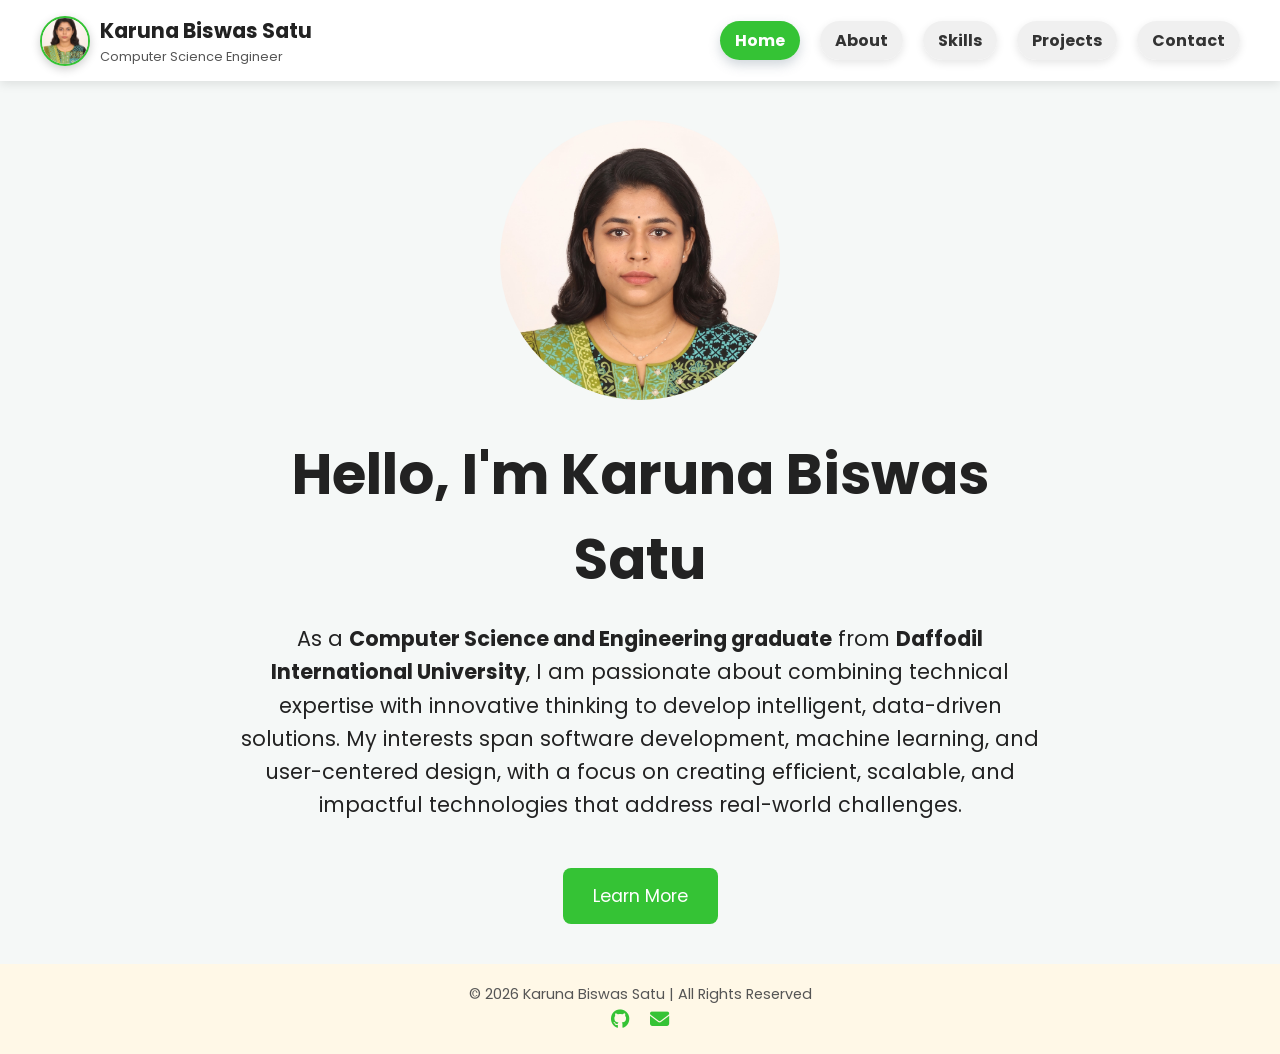
<file: index.html>
<!DOCTYPE html>
<html lang="en">
<head>
  <meta charset="UTF-8" />
  <meta name="viewport" content="width=device-width, initial-scale=1.0" />
  <meta name="description" content="Portfolio of Fardin Likhon — Computer Science Engineer skilled in web development, AI, and software projects." />
  <title>Karuna Biswas Satu — Portfolio</title>
  
  <link rel="stylesheet" href="https://cdnjs.cloudflare.com/ajax/libs/font-awesome/6.5.1/css/all.min.css" />
  
  <link rel="stylesheet" href="style.css" />

  <style>
    /* Ensure the body resets margins and handles layout properly */
    body {
      margin: 0;
      padding: 0;
      box-sizing: border-box;
    }

    /* Target the hero section safely below the fixed nav */
    .hero-container {
      min-height: calc(100vh - 80px);
      display: flex;
      flex-direction: column;
      justify-content: center;
      align-items: center;
      padding: 40px 20px;
      margin-top: 80px; /* Safe space for fixed navbar */
      box-sizing: border-box;
    }

    .hero-image-wrapper {
      margin-bottom: 25px;
      flex-shrink: 0;
    }

    .hero-profile-img {
      width: 280px;
      height: 280px;
      object-fit: cover;
      object-position: top;
      border-radius: 50%;
    }

    .hero-text-content {
      text-align: center;
      width: 100%;
      max-width: 800px;
    }

    .hero-text-content h1 {
      font-size: 3.5rem;
      margin-bottom: 20px;
    }

    .hero-text-content p {
      font-size: 1.3rem;
      line-height: 1.6;
      margin: 20px auto 30px auto;
    }

    .hero-btn {
      padding: 15px 30px;
      font-size: 1.1rem;
      display: inline-block;
      text-decoration: none;
    }

    /* Mobile Responsive Optimizations */
    @media (max-width: 768px) {
      .hero-container {
        margin-top: 70px; /* Adjusted spacing for smaller mobile headers */
        justify-content: flex-start; /* Stops phone viewport from crushing contents up */
        padding-top: 30px;
      }

      .hero-profile-img {
        width: 220px;  /* Scales down photo on mobile screens */
        height: 220px;
        max-width: 65vw;
        max-height: 65vw;
      }

      .hero-text-content h1 {
        font-size: 2.2rem; /* Avoids oversized text pushing image out of view */
      }

      .hero-text-content p {
        font-size: 1.1rem;
        line-height: 1.5;
      }
      
      /* Forces your name onto its own clean block on tiny screens */
      .hero-text-content h1 span {
        display: block; 
        margin-top: 5px;
      }
    }
  </style>
</head>
<body>

  <nav>
    <div class="nav-container">
      <div class="logo-container">
        <img src="Karuna Port.jpeg" alt="Fardin Likhon" class="logo-img">
        <div class="logo-text">
          <h1>Karuna Biswas Satu</h1>
          <p>Computer Science Engineer</p>
        </div>
      </div>
      
      <div class="hamburger"><i class="fa fa-bars"></i></div>
      
      <ul class="nav-links">
        <li><a href="index.html" class="active"><b>Home</b></a></li>
        <li><a href="about.html"><b>About</b></a></li>
        <li><a href="skill.html"><b>Skills</b></a></li>
        <li><a href="project.html"><b>Projects</b></a></li>
        <li><a href="contact.html"><b>Contact</b></a></li>
      </ul>
    </div>
  </nav>

  <section class="hero-container">
    <div class="hero-image-wrapper">
      <img src="Karuna Port.jpeg" alt="Fardin Likhon" class="hero-profile-img">
    </div>

    <div class="hero-text-content">
      <h1>Hello, I'm <span>Karuna Biswas Satu</span></h1>
      <p>
        As a <b>Computer Science and Engineering graduate</b> from <b>Daffodil International University</b>, I am passionate about combining technical expertise with innovative thinking to develop intelligent, data-driven solutions. My interests span software development, machine learning, and user-centered design, with a focus on creating efficient, scalable, and impactful technologies that address real-world challenges.
      </p>
      <a href="about.html" class="btn hero-btn">Learn More</a>
    </div>
  </section>

  <footer>
    <p>© 2026 Karuna Biswas Satu | All Rights Reserved</p>
    <div class="socials">
      <a href="https://github.com/Karuna-satu" aria-label="GitHub"><i class="fab fa-github"></i></a>
      
      <a href="mailto:satu22205101542@diu.edu.bd" aria-label="Email"><i class="fa fa-envelope"></i></a>
    </div>
  </footer>

  <script>
    const hamburger = document.querySelector('.hamburger');
    const navLinks = document.querySelector('.nav-links');
    hamburger.addEventListener('click', () => navLinks.classList.toggle('open'));
  </script>
</body>
</html>
</file>
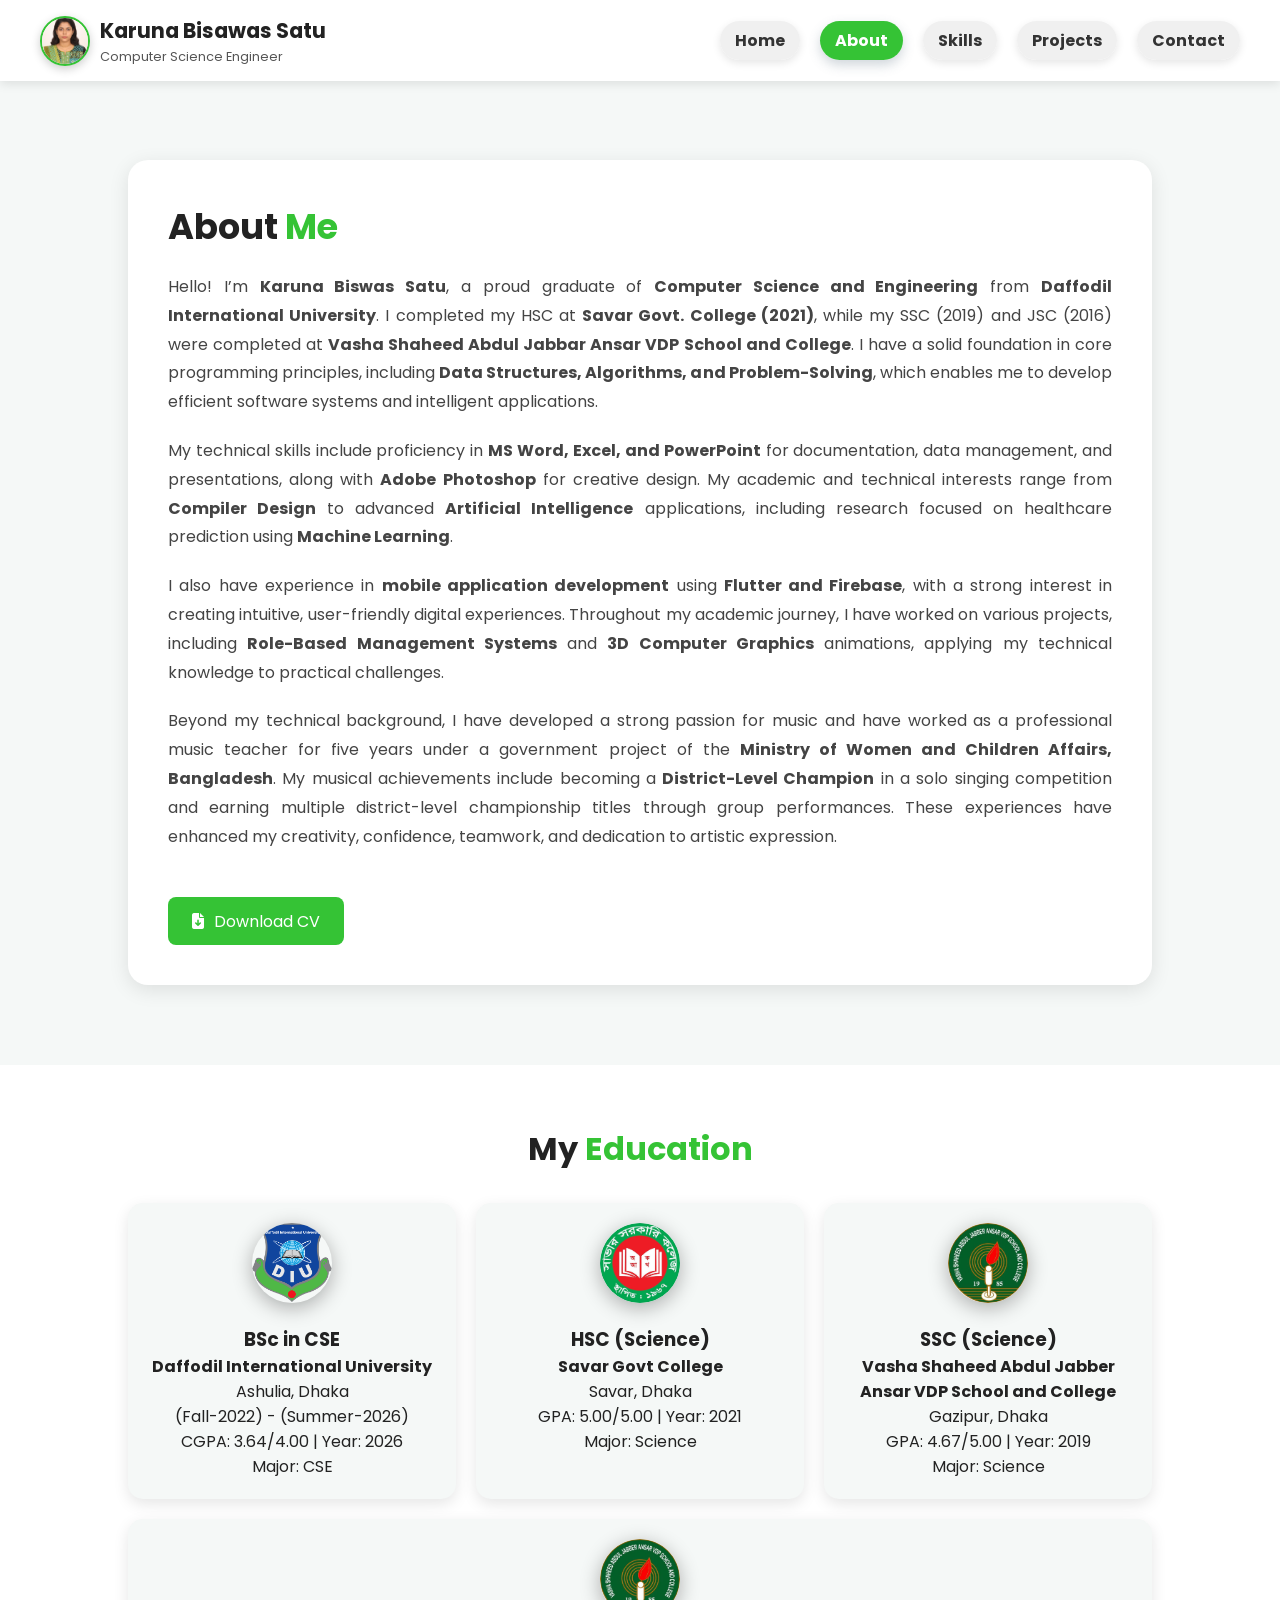
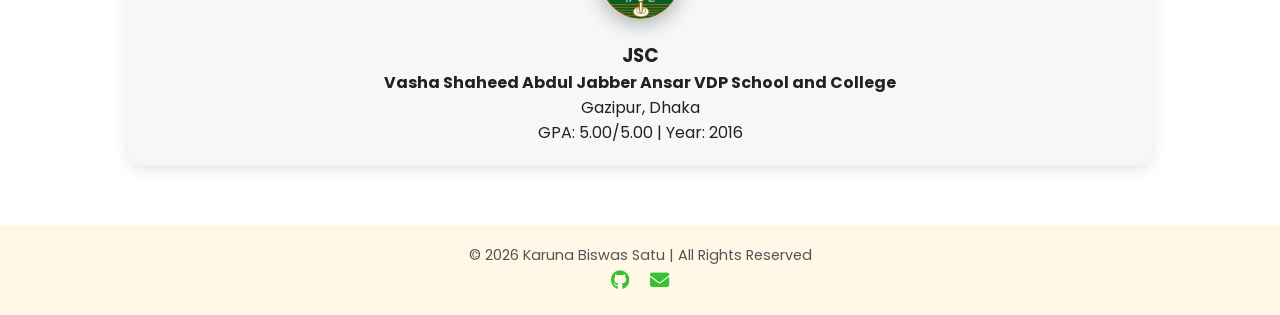
<file: about.html>
<!DOCTYPE html>
<html lang="en">
<head>
  <meta charset="UTF-8" />
  <meta name="viewport" content="width=device-width, initial-scale=1.0" />
  <title>About Me | Karuna Biswas Satu</title>
  <link rel="stylesheet" href="style.css" />
  <link rel="stylesheet" href="https://cdnjs.cloudflare.com/ajax/libs/font-awesome/6.5.1/css/all.min.css" />
</head>
<body>
  <nav>
    <div class="nav-container">
      <div class="logo-container">
        <img src="Karuna Port.jpeg" alt="Karuna" class="logo-img">
        <div class="logo-text">
          <h1>Karuna Bisawas Satu</h1>
          <p>Computer Science Engineer</p>
        </div>
      </div>

      <div class="hamburger"><i class="fa fa-bars"></i></div>

      <ul class="nav-links">
        <li><a href="index.html"><b>Home</b></a></li>
        <li><a href="about.html" class="active"><b>About</b></a></li>
        <li><a href="skill.html"><b>Skills</b></a></li>
        <li><a href="project.html"><b>Projects</b></a></li>
        <li><a href="contact.html"><b>Contact</b></a></li>
      </ul>
    </div>
  </nav>

  <section class="about-section">
    <div class="about-container">
      <div class="about-text" style="text-align: justify;">
        <h2>About <span>Me</span></h2>
       <p>
Hello! I’m <b>Karuna Biswas Satu</b>, a proud graduate of <b>Computer Science and Engineering</b> from <b>Daffodil International University</b>. I completed my HSC at <b>Savar Govt. College (2021)</b>, while my SSC (2019) and JSC (2016) were completed at <b>Vasha Shaheed Abdul Jabbar Ansar VDP School and College</b>. I have a solid foundation in core programming principles, including <b>Data Structures, Algorithms, and Problem-Solving</b>, which enables me to develop efficient software systems and intelligent applications.
</p>

<p>
My technical skills include proficiency in <b>MS Word, Excel, and PowerPoint</b> for documentation, data management, and presentations, along with <b>Adobe Photoshop</b> for creative design. My academic and technical interests range from <b>Compiler Design</b> to advanced <b>Artificial Intelligence</b> applications, including research focused on healthcare prediction using <b>Machine Learning</b>.
</p>

<p>
I also have experience in <b>mobile application development</b> using <b>Flutter and Firebase</b>, with a strong interest in creating intuitive, user-friendly digital experiences. Throughout my academic journey, I have worked on various projects, including <b>Role-Based Management Systems</b> and <b>3D Computer Graphics</b> animations, applying my technical knowledge to practical challenges.
</p>

<p>
Beyond my technical background, I have developed a strong passion for music and have worked as a professional music teacher for five years under a government project of the <b>Ministry of Women and Children Affairs, Bangladesh</b>. My musical achievements include becoming a <b>District-Level Champion</b> in a solo singing competition and earning multiple district-level championship titles through group performances. These experiences have enhanced my creativity, confidence, teamwork, and dedication to artistic expression.
</p>
        
        <div style="margin-top: 30px;">
          <a href="Karuna_Biswas_Satu_Resume.pdf" download class="btn" style="display: inline-flex; align-items: center; gap: 10px; text-decoration: none;">
            <i class="fas fa-file-download"></i> Download CV
          </a>
        </div>
      </div>

      
    </div>
  </section>

  <section class="projects-section" style="background: #fff;">
    <div class="projects-container">
      <h2>My <span>Education</span></h2>
      <div class="projects-grid">
        
        <div class="project-card">
          <div class="about-img" style="margin-bottom: 15px; border: none; box-shadow: none;">
            <img src="Daffodil_International_University_Monogram.svg.png" alt="DIU Logo" style="width: 80px; height: 80px; margin: 0 auto; object-fit: contain;">
          </div>
          <h3>BSc in CSE</h3>
          <p><b>Daffodil International University</b></p>
          <p>Ashulia, Dhaka</p>
          <p>(Fall-2022) - (Summer-2026)</p>
          <p>CGPA: 3.64/4.00 | Year: 2026</p>
          <p>Major: CSE</p>
        </div>

        <div class="project-card">
          <div class="about-img" style="margin-bottom: 15px; border: none; box-shadow: none;">
            <img src="SGC.jpg" alt="Savar Govt College" style="width: 80px; height: 80px; margin: 0 auto; object-fit: contain;">
          </div>
          <h3>HSC (Science)</h3>
          <p><b>Savar Govt College</b></p>
          <p>Savar, Dhaka</p>
          <p>GPA: 5.00/5.00 | Year: 2021</p>
          <p>Major: Science</p>
        </div>

        <div class="project-card">
          <div class="about-img" style="margin-bottom: 15px; border: none; box-shadow: none;">
            <img src="Avpd.jpg" alt="Vasha Shaheed Abdul Jabber Ansar VDP School and College
 Logo" style="width: 80px; height: 80px; margin: 0 auto; object-fit: contain;">
          </div>
          <h3>SSC (Science)</h3>
          <p><b>Vasha Shaheed Abdul Jabber Ansar VDP School and College
</b></p>
          <p>Gazipur, Dhaka</p>
          <p>GPA: 4.67/5.00 | Year: 2019</p>
          <p>Major: Science</p>
        </div>

        <div class="project-card">
          <div class="about-img" style="margin-bottom: 15px; border: none; box-shadow: none;">
            <img src="Avpd.jpg" alt="Vasha Shaheed Abdul Jabber Ansar VDP School and College
Logo" style="width: 80px; height: 80px; margin: 0 auto; object-fit: contain;">
          </div>
          <h3>JSC</h3>
          <p><b>Vasha Shaheed Abdul Jabber Ansar VDP School and College
</b></p>
          <p>Gazipur, Dhaka</p>
          <p>GPA: 5.00/5.00  | Year: 2016</p>
        </div>

      </div>
    </div>
  </section>

  <footer>
    <p>© 2026 Karuna Biswas Satu | All Rights Reserved</p>
    <div class="socials">
      <a href="https://github.com/Karuna-satu" aria-label="GitHub"><i class="fab fa-github"></i></a>
      
      <a href="mailto:satu22205101542@diu.edu.bd" aria-label="Email"><i class="fa fa-envelope"></i></a>
    </div>
  </footer>

  <script>
    const hamburger = document.querySelector('.hamburger');
    const navLinks = document.querySelector('.nav-links');
    hamburger.addEventListener('click', () => navLinks.classList.toggle('open'));
  </script>
</body>
</html>
</file>
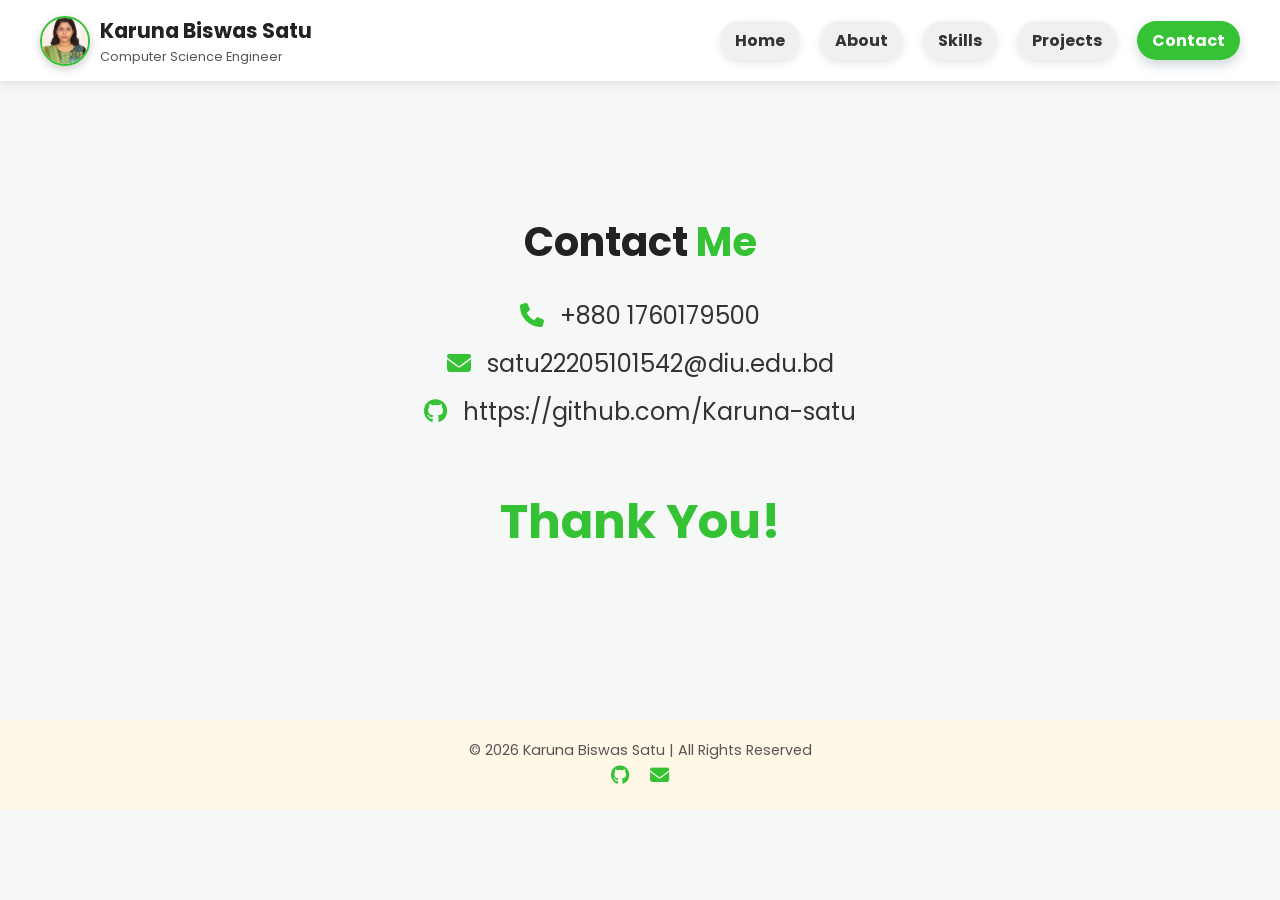
<file: contact.html>
<!DOCTYPE html>
<html lang="en">
<head>
  <meta charset="UTF-8" />
  <meta name="viewport" content="width=device-width, initial-scale=1.0" />
  <meta name="description" content="Portfolio of Fardin Likhon — Computer Science Engineer skilled in web development, AI, and software projects." />
  <title>Contact | Fardin Likhon</title>
  <link rel="stylesheet" href="https://cdnjs.cloudflare.com/ajax/libs/font-awesome/6.5.1/css/all.min.css" />
  <link rel="stylesheet" href="style.css" />
</head>
<body>
  <nav>
    <div class="nav-container">
      <div class="logo-container">
        <img src="Karuna Port.jpeg" alt="Karuna Biswas Satu" class="logo-img">
        <div class="logo-text">
          <h1>Karuna Biswas Satu</h1>
          <p>Computer Science Engineer</p>
        </div>
      </div>

      <div class="hamburger"><i class="fa fa-bars"></i></div>
      
      <ul class="nav-links">
        <li><a href="index.html"><b>Home</b></a></li>
        <li><a href="about.html"><b>About</b></a></li>
        <li><a href="skill.html"><b>Skills</b></a></li>
        <li><a href="project.html"><b>Projects</b></a></li>
        <li><a href="contact.html" class="active"><b>Contact</b></a></li>
      </ul>
    </div>
  </nav>

  <section class="contact-section">
    <h1>Contact <span>Me</span></h1>
    <div class="contact-info">
      <p><i class="fa fa-phone"></i> +880 1760179500</p>
        
      <p><i class="fa fa-envelope"></i> satu22205101542@diu.edu.bd</p>
      <p><i class="fab fa-github"></i> https://github.com/Karuna-satu</p>
    </div>
    <div class="thank-you">Thank You!</div>
  </section>

  <footer>
    <p>© 2026 Karuna Biswas Satu | All Rights Reserved</p>
    <div class="socials">
      <a href="https://github.com/Karuna-satu" aria-label="GitHub"><i class="fab fa-github"></i></a>
      
      <a href="mailto:satu22205101542@diu.edu.bd" aria-label="Email"><i class="fa fa-envelope"></i></a>
    </div>
  </footer>

  <script>
    const hamburger = document.querySelector('.hamburger');
    const navLinks = document.querySelector('.nav-links');
    hamburger.addEventListener('click', () => navLinks.classList.toggle('open'));
  </script>
</body>
</html>
</file>
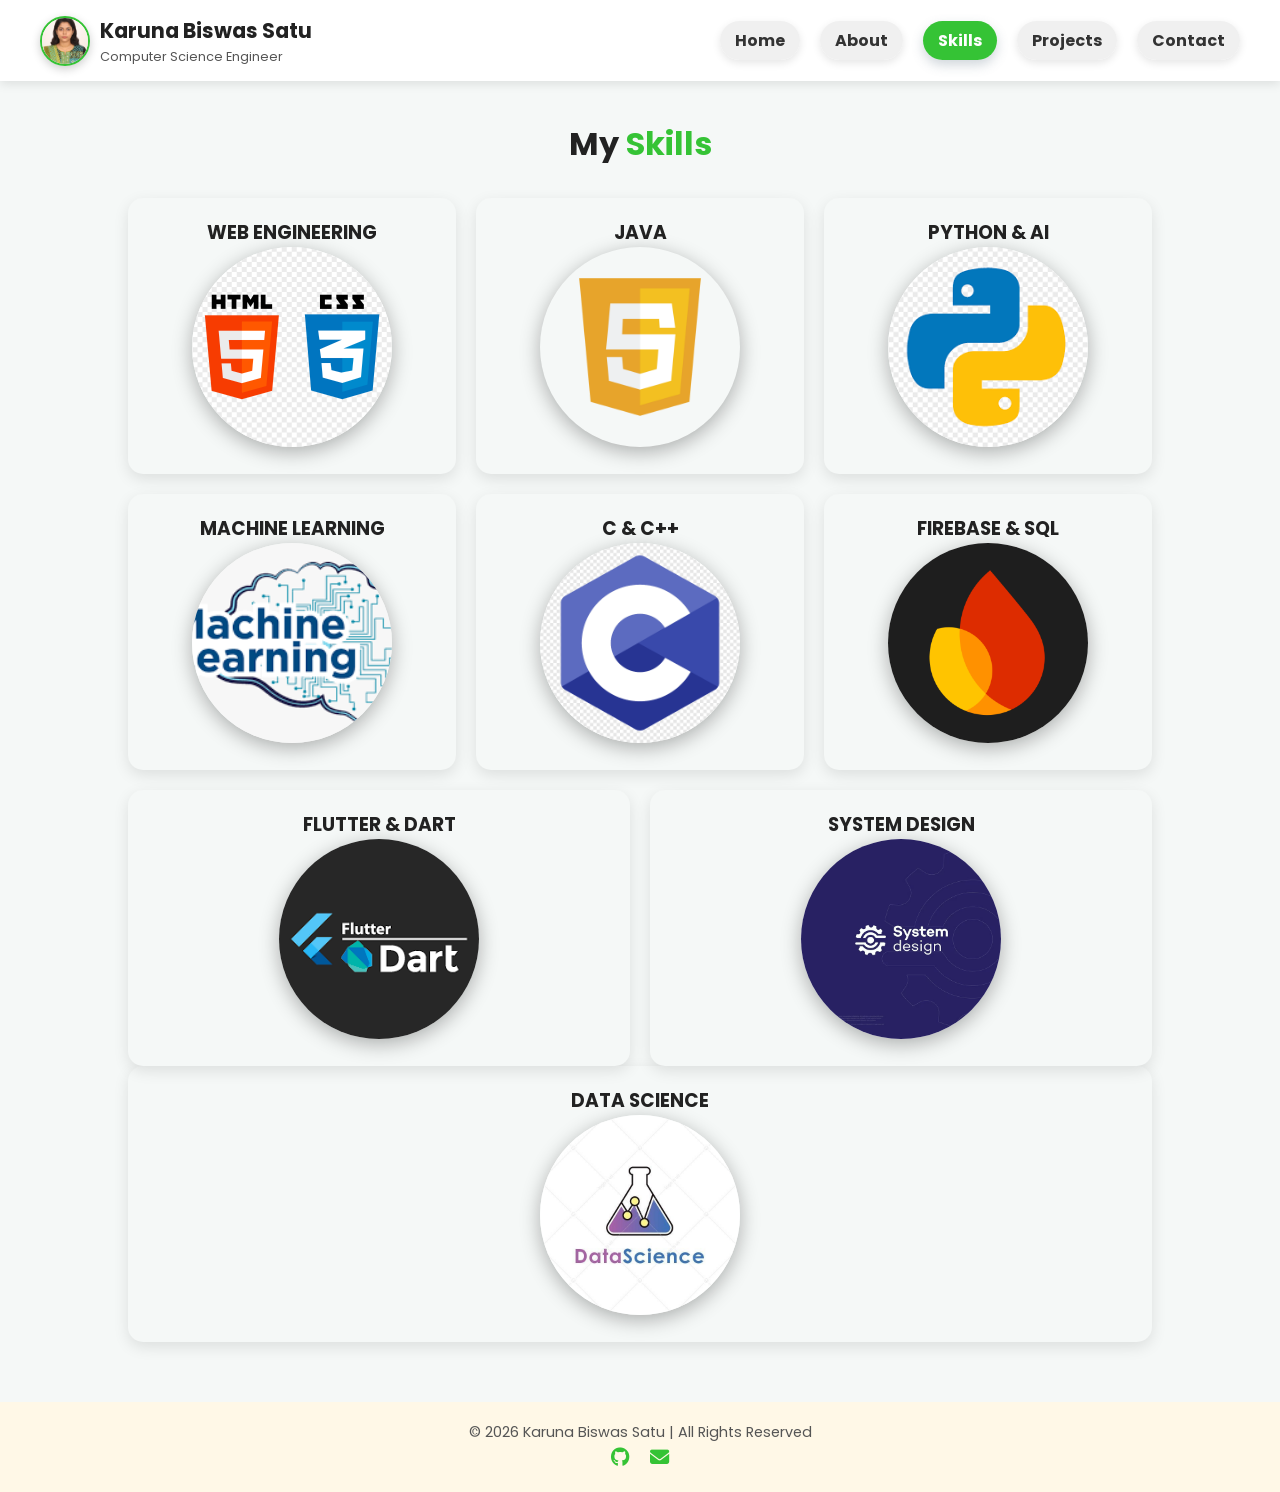
<file: skill.html>
<!DOCTYPE html>
<html lang="en">
<head>
  <meta charset="UTF-8" />
  <meta name="viewport" content="width=device-width, initial-scale=1.0" />
  <title>Skills | Fardin Likhon</title>
  <link rel="stylesheet" href="style.css" />
  <link rel="stylesheet" href="https://cdnjs.cloudflare.com/ajax/libs/font-awesome/6.5.1/css/all.min.css" />
</head>
<body>
    <nav>
    <div class="nav-container">
      <div class="logo-container">
        <img src="Karuna Port.jpeg" alt="Fardin Likhon" class="logo-img">
        <div class="logo-text">
          <h1>Karuna Biswas Satu</h1>
          <p>Computer Science Engineer</p>
        </div>
      </div>
      
      <div class="hamburger"><i class="fa fa-bars"></i></div>
      
      <ul class="nav-links">
        <li><a href="index.html"><b>Home</b></a></li>
        <li><a href="about.html"><b>About</b></a></li>
        <li><a href="skill.html" class="active"><b>Skills</b></a></li>
        <li><a href="project.html"><b>Projects</b></a></li>
        <li><a href="contact.html"><b>Contact</b></a></li>
      </ul>
    </div>
  </nav>


  <section class="projects-section" style="padding-top: 120px;">
    <div class="projects-container">
      <h2>My <span>Skills</span></h2>
     

      <div class="projects-grid">
        <div class="project-card">
          <h3>WEB ENGINEERING</h3>
          <div class="about-img"><img src="html.png" alt="Web Logo"></div>
          
        </div>
        <div class="project-card">
          <h3>JAVA</h3>
          <div class="about-img"><img src="java.webp" alt="Java Logo"></div>
          
        </div>
        <div class="project-card">
          <h3>PYTHON & AI</h3>
          <div class="about-img"><img src="python.png" alt="Python Logo"></div>
          
        </div>

        <div class="project-card">
          <h3>MACHINE LEARNING</h3>
          <div class="about-img"><img src="machine learning.png" alt="ML Logo"></div>
          
        </div>

        <div class="project-card">
          <h3>C & C++</h3>
          <div class="about-img"><img src="c.png" alt="C C++ Logo"></div>
          
        </div>

        <div class="project-card">
          <h3>FIREBASE & SQL</h3>
          <div class="about-img"><img src="firebase.png" alt="Database Logo"></div>
          
        </div>

        <div class="project-card">
          <h3>FLUTTER & DART</h3>
          <div class="about-img"><img src="flutter.png" alt="Flutter Logo"></div>
          
        </div>

        

        

        <div class="project-card">
          <h3>SYSTEM DESIGN</h3>
          <div class="about-img"><img src="system.avif" alt="System Logo"></div>
          
        </div>


  
</div>



         <div class="project-card">
          <h3>DATA SCIENCE</h3>
          <div class="about-img"><img src="data.jpg" alt="Data Science Logo"></div>
        
      </div>
    </div>
  </section>

  <footer>
    <p>© 2026 Karuna Biswas Satu | All Rights Reserved</p>
    <div class="socials">
      <a href="https://github.com/Karuna-satu" aria-label="GitHub"><i class="fab fa-github"></i></a>
      
      <a href="mailto:satu22205101542@diu.edu.bd" aria-label="Email"><i class="fa fa-envelope"></i></a>
    </div>
  </footer>

  <script>
    const hamburger = document.querySelector('.hamburger');
    const navLinks = document.querySelector('.nav-links');
    hamburger.addEventListener('click', () => navLinks.classList.toggle('open'));
  </script>
</body>
</html>
</file>
<file: style.css>
@import url('https://fonts.googleapis.com/css2?family=Poppins:wght@300;400;600&display=swap');

/* Reset */
* {
  margin: 0;
  padding: 0;
  box-sizing: border-box;
  font-family: 'Poppins', sans-serif; /* Applied font globally */
}

/* Body */
body {
  background: #f5f8f7;
  color: #222;
}

/* NAVIGATION */
nav {
  background: #fff;
  box-shadow: 0 3px 10px rgba(0,0,0,0.1);
  padding: 15px 40px;
  position: fixed;
  width: 100%;
  top: 0;
  z-index: 100;
}

.nav-container {
  display: flex;
  justify-content: space-between;
  align-items: center;
}

/* Logo Container (Unified) */
.logo-container {
  display: flex;
  align-items: center;
  gap: 10px;
}

.logo-img {
  width: 50px;
  height: 50px;
  border-radius: 50%;
  object-fit: cover;
  border: 2px solid #35c335;
  box-shadow: 0 3px 10px rgba(0,0,0,0.2);
  transition: transform 0.3s ease;
}

.logo-img:hover {
  transform: scale(1.1);
}

.logo-text h1 {
  font-size: 1.3rem;
  font-weight: 700;
  color: #222;
}

.logo-text p {
  font-size: 0.8rem;
  color: #555;
  margin-top: 2px;
}

/* Navigation Links */
.nav-links {
  display: flex;
  gap: 20px;
  list-style: none;
}

.nav-links li a {
  text-decoration: none;
  font-weight: 700;
  color: #333;
  background: #f0f0f0;
  padding: 8px 15px;
  border-radius: 25px;
  box-shadow: 0 3px 8px rgba(0,0,0,0.1);
  transition: all 0.3s ease;
}

.nav-links li a:hover,
.nav-links li a.active {
  background: #35c335;
  color: #fff;
  transform: translateY(-3px);
  box-shadow: 0 5px 12px rgba(100, 118, 137, 0.3);
}

/* Hamburger for mobile */
.hamburger {
  display: none;
  font-size: 1.5rem;
  cursor: pointer;
}


/* HERO SECTION */
.hero {
  height: 100vh;
  padding-top: 100px; /* Account for fixed nav */
  display: flex;
  flex-direction: column;
  justify-content: center;
  align-items: center;
  text-align: center;
  position: relative;
  overflow: hidden;
  background: linear-gradient(to right, #f5f9ff, #eaf1ff); /* Adjusted background */
}

/* PROFILE IMAGE IN HERO */
.hero-image {
  display: flex;
  justify-content: center;
  align-items: center;
  margin-bottom: 30px;
  animation: fadeIn 1.2s ease-in;
}

.hero-image img {
  width: 200px;
  height: 200px;
  border-radius: 50%;
  object-fit: cover;
  border: 4px solid white;
  box-shadow: 0 10px 25px rgba(0, 0, 0, 0.3);
  transition: transform 0.4s ease, box-shadow 0.4s ease;
  animation: glow 3s ease-in-out infinite;
}

.hero-image img:hover {
  transform: scale(1.07);
  box-shadow: 0 15px 35px rgba(195, 218, 242, 0.5); /* Unified glow color */
}

/* Text inside hero */
.hero h1 {
  font-size: 2.5rem;
  color: #222;
}

.hero h1 span {
  color: #35c335; /* Unified color */
}

.hero p {
  max-width: 600px;
  margin: 1rem auto;
  font-size: 1.1rem;
  color: #444; /* Darker for readability */
}

.btn {
  display: inline-block;
  background: #35c335; /* Unified color */
  color: #fff;
  padding: 0.7rem 1.5rem;
  border-radius: 8px;
  text-decoration: none;
  margin-top: 1rem;
  transition: background 0.3s ease;
}

.btn:hover {
  background: #adcef2; /* Darker blue on hover */
}

/* Glow + Fade Animations */
@keyframes glow {
  0% { box-shadow: 0 0 15px #bed8f3; }
  50% { box-shadow: 0 0 25px #b5d4f6; }
  100% { box-shadow: 0 0 15px #b5d4f6; }
}

@keyframes fadeIn {
  from { opacity: 0; transform: translateY(-20px); }
  to { opacity: 1; transform: translateY(0); }
}

/* ABOUT SECTION */
.about-section {
  padding: 160px 10% 80px 10%;
  background: linear-gradient(to right, #f5f8f7);
}

.about-container {
  display: flex;
  justify-content: space-between;
  align-items: center;
  gap: 40px;
  flex-wrap: wrap;
  background: #fff;
  padding: 40px;
  border-radius: 20px;
  box-shadow: 0 5px 20px rgba(0,0,0,0.1);
}

.about-text {
  flex: 1;
}

.about-text h2 {
  font-size: 2.2rem;
  margin-bottom: 20px;
}

.about-text h2 span {
  color: #35c335;
}

.about-text p {
  font-size: 1rem;
  line-height: 1.8;
  margin-bottom: 20px;
  color: #444;
}

.about-img {
  flex: 0 0 200px;
}

.about-img img {
  width: 200px;
  height: 200px;
  border-radius: 50%;
  object-fit: cover;
  box-shadow: 0 5px 20px rgba(0,0,0,0.3);
  transition: transform 0.3s ease;
}

.about-img img:hover {
  transform: scale(1.05);
}

/* PROJECTS/SKILLS/INSTITUTE SECTION */
.projects-section {
  padding: 60px 10%;
  text-align: center;
}

.projects-container h2 {
  font-size: 2rem;
  margin-bottom: 30px;
}

.projects-container h2 span {
  color: #35c335;
}

.projects-grid {
  display: flex;
  flex-wrap: wrap;
  gap: 20px;
  justify-content: center;
}

.project-card {
  background: #f5f8f7;
  border-radius: 15px;
  padding: 20px;
  flex: 1 1 250px;
  box-shadow: 0 5px 15px rgba(0,0,0,0.1);
  transition: transform 0.3s ease;
}

.project-card:hover {
  transform: translateY(-5px);
}

/* Footer */
footer {
  text-align: center;
  padding: 20px;
  background: #fff8e7;
  font-size: 0.9rem;
  color: #555;
}

footer .socials a {
  color: #35c335;
  margin: 0 0.5rem;
  font-size: 1.2rem;
  transition: color 0.3s ease;
}

footer .socials a:hover {
  color: #35c335;
}

/* Contact page specific styling (Moved from contact.html) */
.contact-section {
    min-height: 80vh;
    display: flex;
    flex-direction: column;
    justify-content: center;
    align-items: center;
    text-align: center;
    padding: 80px 20px;
    background: linear-gradient(to right, #f5f8f7);
}

.contact-section h1 {
    font-size: 2.5rem;
    margin-bottom: 20px;
    padding-top: 50px; /* Added to account for fixed nav */
}

.contact-section h1 span {
    color: #35c335;
}

.contact-info {
    font-size: 1.5rem;
    margin-bottom: 50px;
    line-height: 2;
    color: #333;
}

.contact-info i {
    color: #35c335;
    margin-right: 10px;
}

.thank-you {
    font-size: 3rem;
    font-weight: bold;
    color: #35c335;
}

/* RESPONSIVE */
@media (max-width: 768px) {
  .nav-links {
    position: absolute;
    top: 80px; /* Adjusted to fit the new nav height */
    right: -100%;
    background: #fff;
    width: 200px;
    flex-direction: column;
    align-items: center;
    gap: 1rem;
    padding: 1rem 0;
    transition: right 0.3s ease;
    box-shadow: 0 5px 15px rgba(0,0,0,0.2);
  }

  .nav-links.open {
    right: 0;
  }

  .hamburger {
    display: block;
  }
}
</file>
